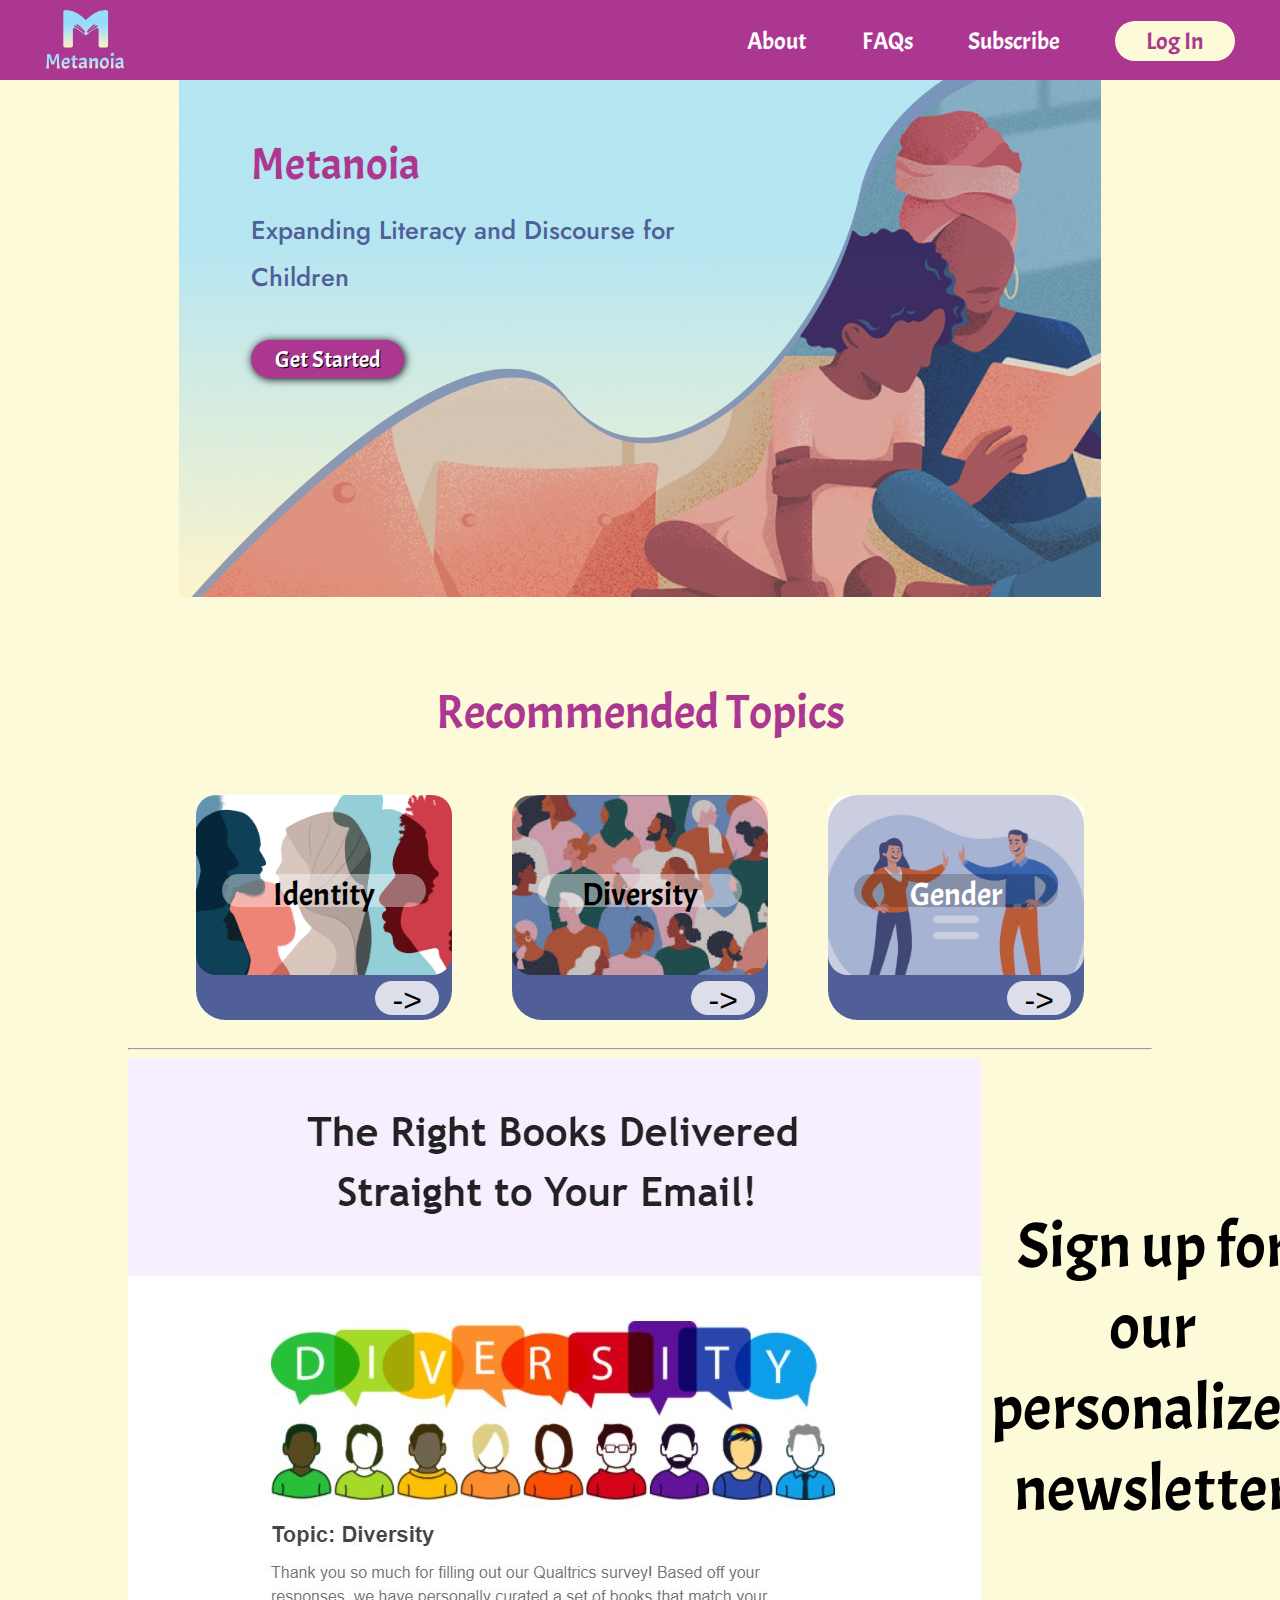
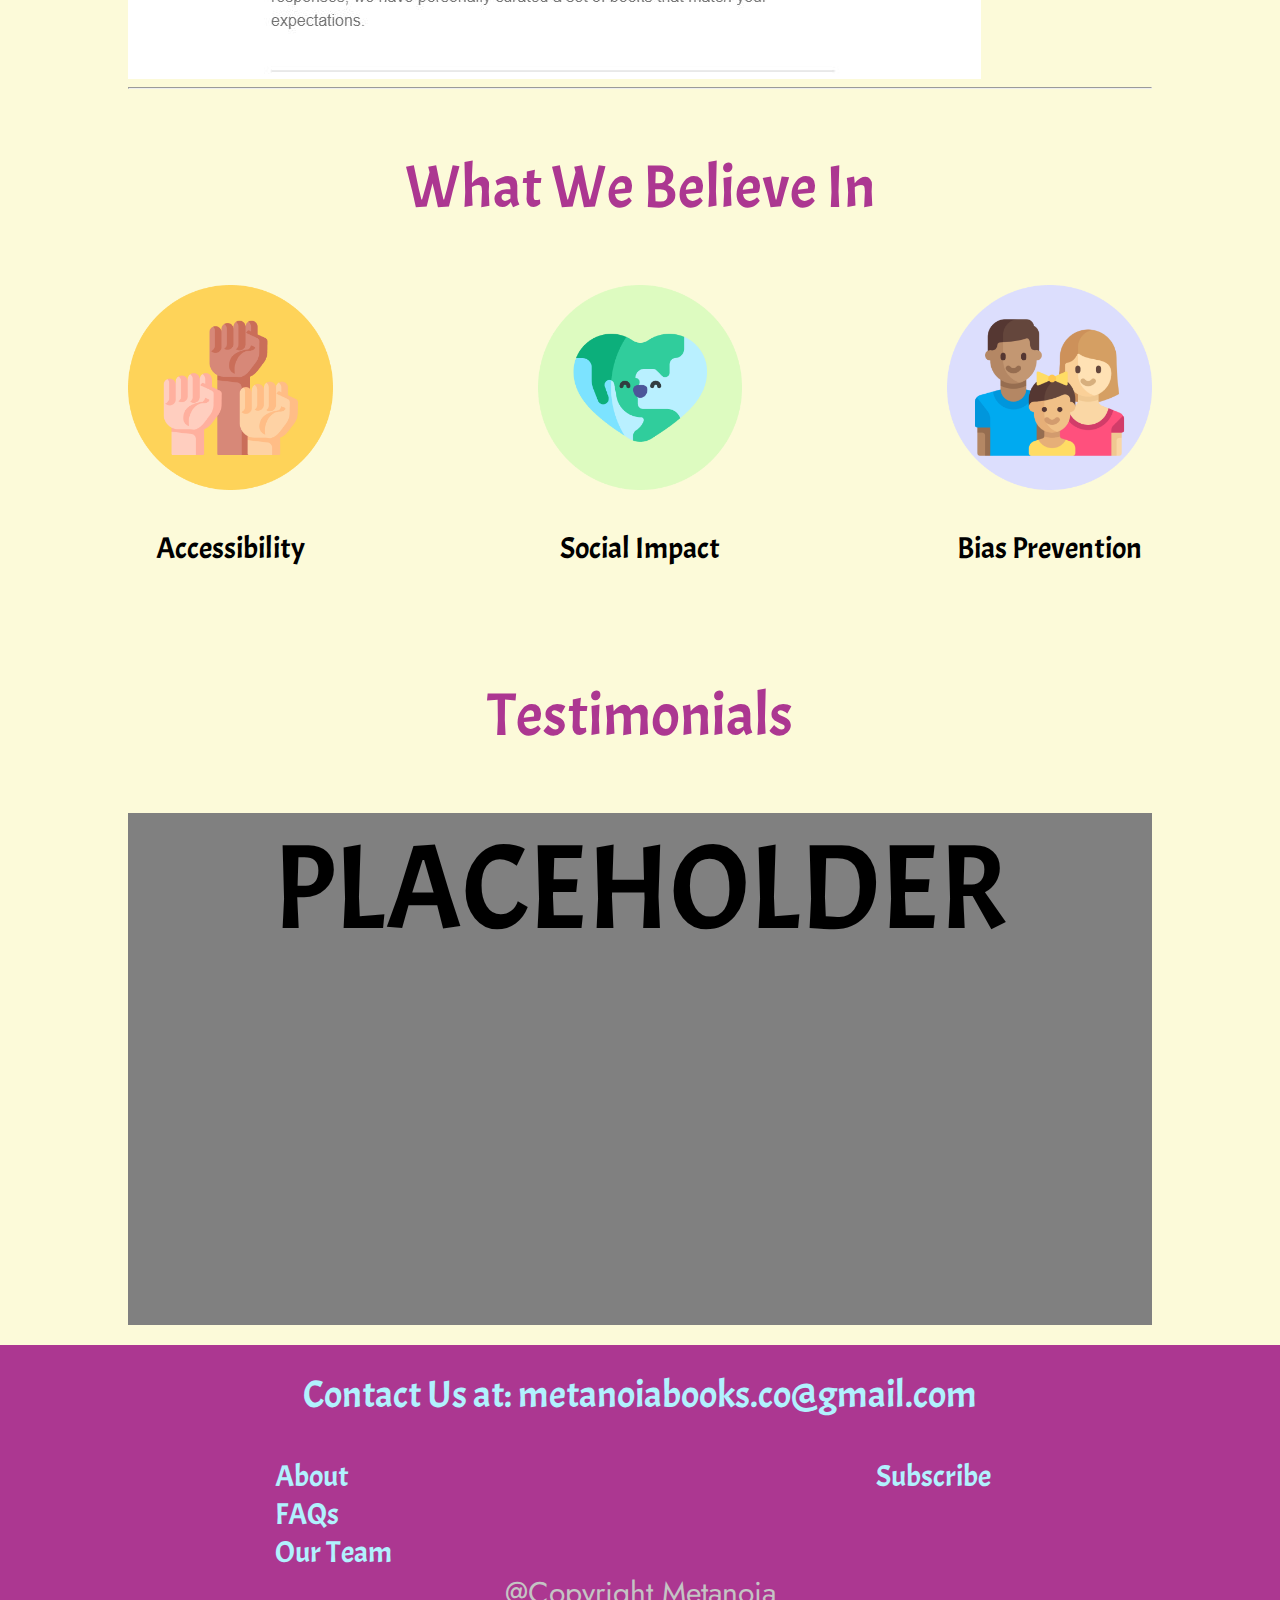
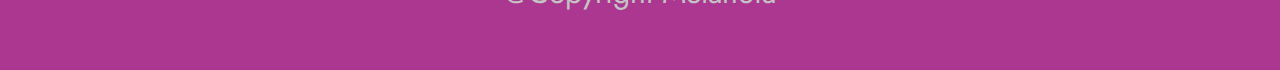
<file: index.html>
<!DOCTYPE html>
<head>
  <link rel="preconnect" href="https://fonts.gstatic.com">
  <link href="https://fonts.googleapis.com/css2?family=Jost&display=swap" rel="stylesheet"> 
  <link href="https://fonts.googleapis.com/css2?family=Acme&display=swap" rel="stylesheet"> 
  <link rel="stylesheet" href="./resources/css/header-footer.css">
  <link rel="stylesheet" href="./resources/css/index-style.css">
  <title>Metanoia Books</title>
  <link rel="shortcut icon" type="image/jpg" href="resources/images/metanoia_newlogo.png"/>
</head>

<body>
  
  <!-- Navigation bar -->
  <nav class="header">
    <div class="nav-container">
      <div class="logo-container">
        <a href="./index.html">
          <img class="header-logo" src="resources/images/header_logo.png">
        </a>
      </div>
      <div class="link-container">
        <a class="nav-link" href="./about.html">About</a>
        <a class="nav-link" href="./FAQs.html">FAQs</a>
        <a class="nav-link" href="./subscribe.html">Subscribe</a>
        <a href="./login.html">
          <button class="log-in">Log In</button>
        </a>
      </div>
    </div>
  </nav>

  <!-- everything below navbar and above footer is "content" -->
  <div class="content">

    <!-- Banner -->
    <div class="banner-container">
      <img class="banner" src="resources/images/banner.png">
      <div class="banner-title">Metanoia</div>
      <div class="banner-text" id="row1">Expanding Literacy and Discourse for</div>
      <div class="banner-text" id="row2">Children</div>
      <button class="banner-button">Get Started</button>
    </div>


    <section>
      <!--This section needs to be reworked
      <h1>Welcome to Metanoia!</h1>
      <p>Expanding literacy and discourse for children </p>
      <button type = "button1">Browse reccomendations</button>
      <button type = "button2">Receive our newsletter</button>
      --->
    </section>

    <!-- Rec Topics -->
    <section class = "topics">
      <h1>Recommended Topics</h1>
      <div class = "overall">
        <div class = "container">
          <img src = "resources/images/identity.png">
          <div class = "text1" id = "identity"> Identity </div>
          <button class = "topic-button">-></button>
        </div>
        <div class = "container">
          <img src = "resources/images/diversity.png">
          <div class = "text1" id = "diversity"> Diversity </div>
          <button class = "topic-button">-></button>
        </div>
        <div class = "container">
          <img src = "resources/images/gender.png">
          <div class = "text1" id = "gender"> Gender </div>
          <button class = "topic-button">-></button>
        </div>
      </div>
    </section> 

    <hr>
      
    <section class="newsletter">
        <img src = "resources/images/newsletter.JPG">      
        <span>Sign up for our personalized newsletter</span>
        <button class = "signup">Sign Up Now</button>
    </section>
      
     <hr>
    
    <!-- What We Believe In-->
    <section class = "WWBI">
      <p class="WWBI-title">What We Believe In</p>
      <div class = "WWBI-container">
        
        <div class = "WWBI-component">
          <img src = "resources/images/accessibility_icon.png">
          <p class = "WWBI-segment">Accessibility</p>
        </div>
        
        <div class = "WWBI-component">
          <img src = "resources/images/impact_icon.png">
          <p class = "WWBI-segment">Social Impact</p>
        </div>
        
        <div class = "WWBI-component">
          <img src = "resources/images/bias_prevention_image.png">
          <p class ="WWBI-segment">Bias Prevention</p>
        </div>
      </div>
    </section>


    <!-- Testimonials-->
    <section class="testimonials">
      <p class="testimonials-title">Testimonials</p>
      <div class="placeholder">PLACEHOLDER</div>
    </section>

  </div>

  <!-- Footer -->
  <footer class= "footer">
    <div class="footer-container">      </div>
      <p class= "contact">Contact Us at: metanoiabooks.co@gmail.com</p>
      <div class="footer-link-container">
        <a class="footer-link" href="./about.html">About</a>
        <a class="footer-link" href="./subscribe.html">Subscribe</a>
        <a class="footer-link" href="./FAQs.html">FAQs</a>
      </div>
      <a class="footer-link" id="our-team" href="#">Our Team</a>
      <p class ="Copyright">@Copyright Metanoia</p>
    </footer>

</body>

</html>
</file>
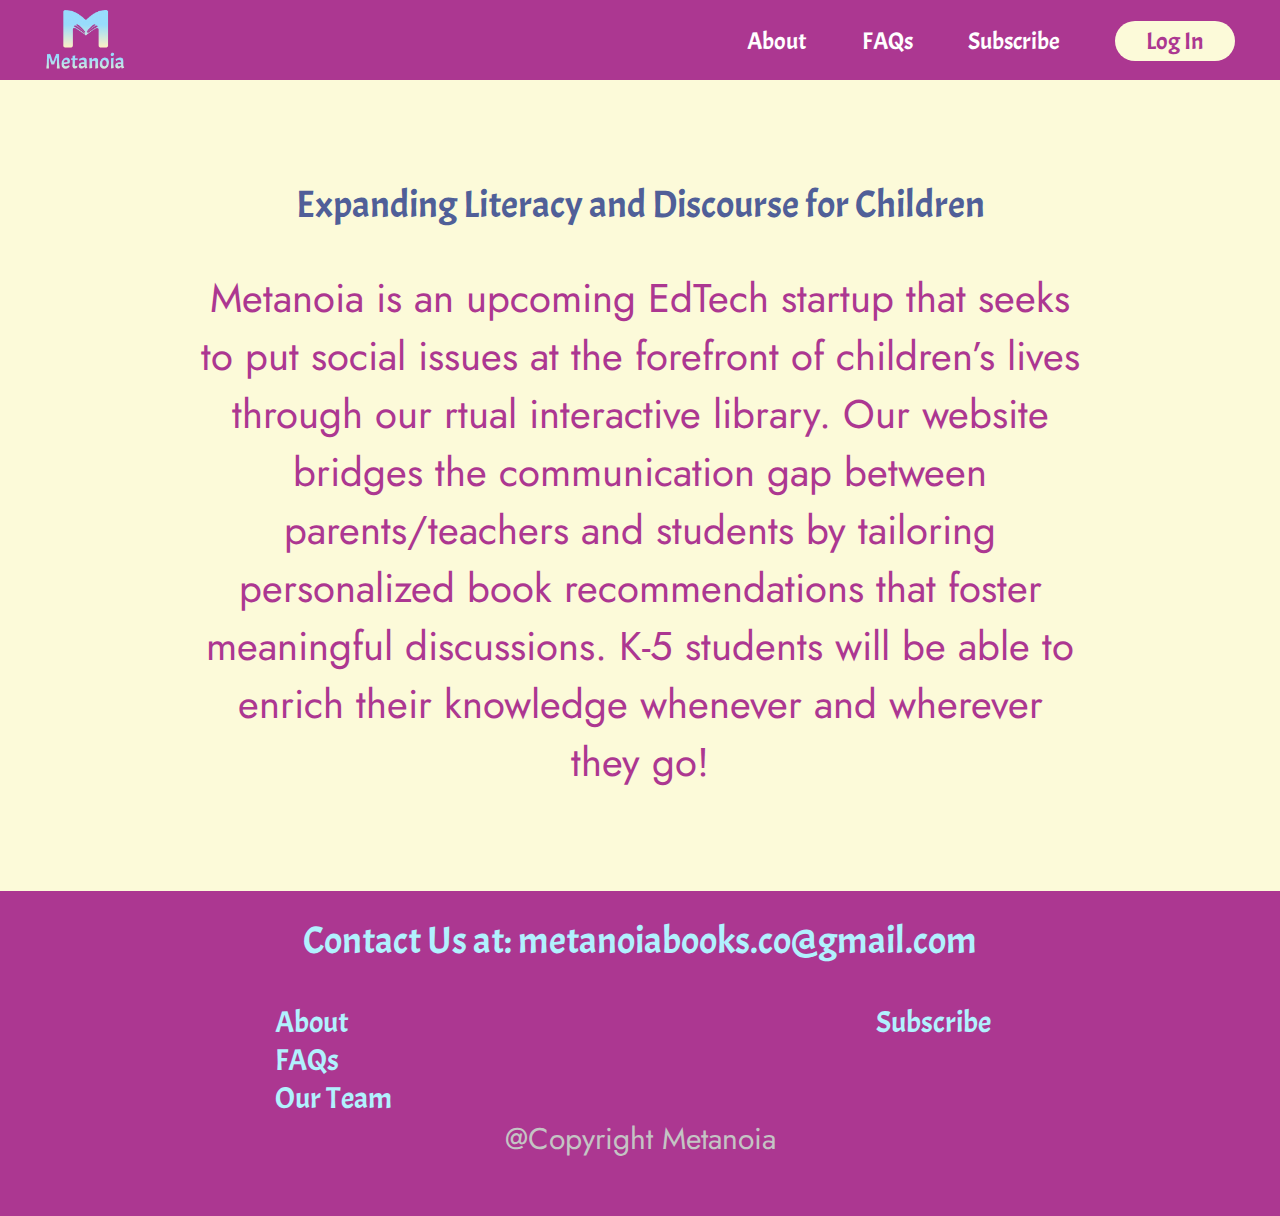
<file: about.html>
<!DOCTYPE html>
<head>
  <link rel="preconnect" href="https://fonts.gstatic.com">
  <link href="https://fonts.googleapis.com/css2?family=Jost&display=swap" rel="stylesheet"> 
  <link href="https://fonts.googleapis.com/css2?family=Acme&display=swap" rel="stylesheet">
  <link rel="stylesheet" href="./resources/css/header-footer.css"> 
  <link rel="stylesheet" href="./resources/css/about-style.css">
  <title>About Metanoia</title>
  <link rel="shortcut icon" type="image/jpg" href="resources/images/metanoia_newlogo.png"/>
</head>

<body>

  <!-- Navigation bar -->
  <nav class="header">
    <div class="nav-container">
      <div class="logo-container">
        <a href="./index.html">
          <img class="header-logo" src="resources/images/header_logo.png">
        </a>
      </div>
      <div class="link-container">
        <a class="nav-link" href="./about.html">About</a>
        <a class="nav-link" href="./FAQs.html">FAQs</a>
        <a class="nav-link" href="./subscribe.html">Subscribe</a>
        <a href="./login.html">
          <button class="log-in">Log In</button>
        </a>
      </div>
    </div>
  </nav>

  <section class="about">
    <p class="about-title">Expanding Literacy and Discourse for Children</p>
    <p class="about-text">Metanoia is an upcoming EdTech startup that seeks 
        to put social issues at the forefront of children’s lives through our 
        rtual interactive library. Our website bridges the communication gap 
        between parents/teachers and students by tailoring personalized book 
        recommendations that foster meaningful discussions. K-5 students will 
        be able to enrich their knowledge whenever and wherever they go!</p>
  </section> 

  <!-- Footer -->
  <footer class= "footer">
    <div class="footer-container">      </div>
        <p class= "contact">Contact Us at: metanoiabooks.co@gmail.com</p>
        <div class="footer-link-container">
        <a class="footer-link" href="./about.html">About</a>
        <a class="footer-link" href="./subscribe.html">Subscribe</a>
        <a class="footer-link" href="./FAQs.html">FAQs</a>
        </div>
        <a class="footer-link" id="our-team" href="#">Our Team</a>
        <p class ="Copyright">@Copyright Metanoia</p>
  </footer>

</body>

</html>
</file>
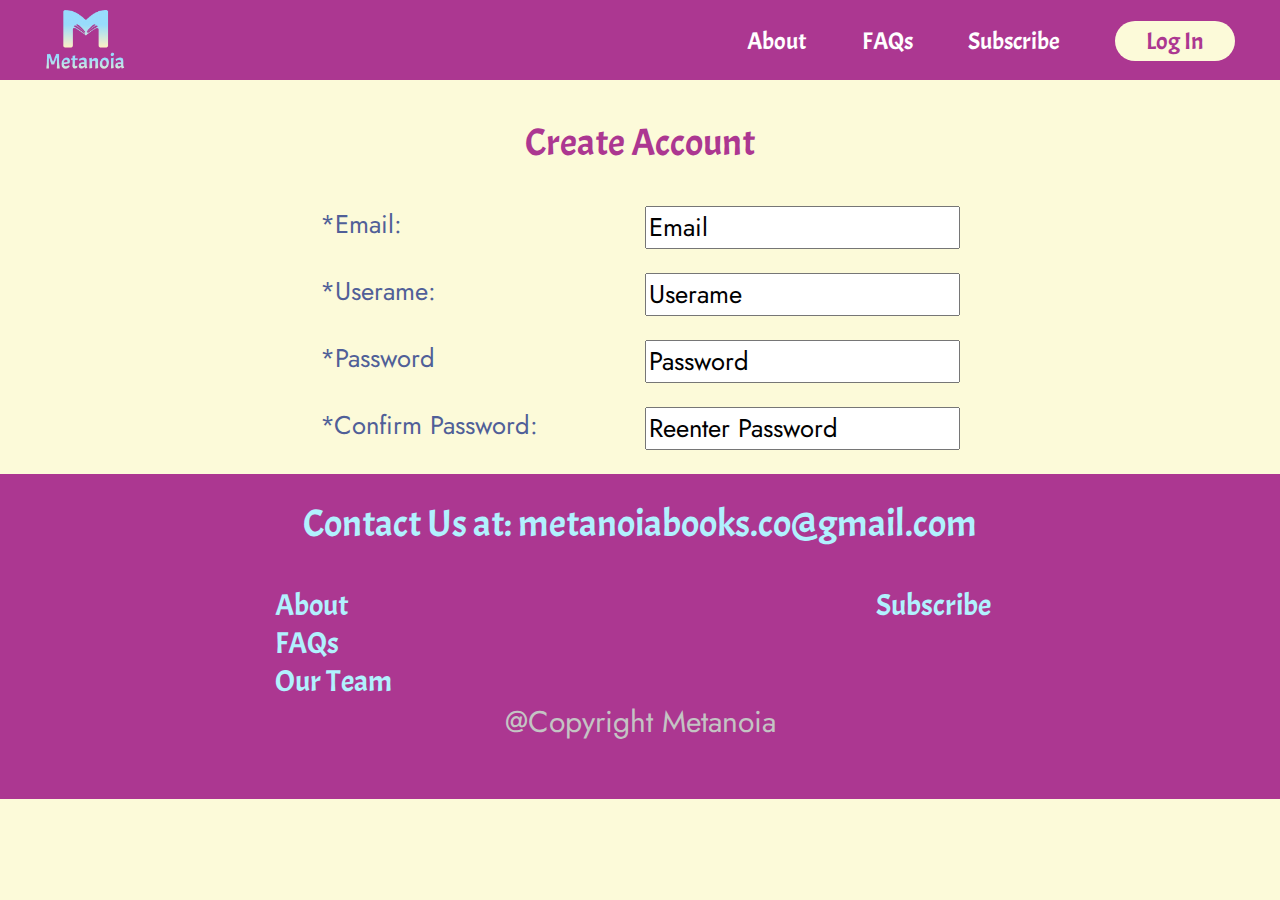
<file: create-account.html>
<!DOCTYPE html>
<head>
  <link rel="preconnect" href="https://fonts.gstatic.com">
  <link href="https://fonts.googleapis.com/css2?family=Jost&display=swap" rel="stylesheet"> 
  <link href="https://fonts.googleapis.com/css2?family=Acme&display=swap" rel="stylesheet">
  <link rel="stylesheet" href="./resources/css/header-footer.css"> 
  <link rel="stylesheet" href="./resources/css/create-account-style.css">
  <title>Create An Account</title>
  <link rel="shortcut icon" type="image/jpg" href="resources/images/metanoia_newlogo.png"/>
</head>

<body>

  <!-- Navigation bar -->
  <nav class="header">
    <div class="nav-container">
      <div class="logo-container">
        <a href="./index.html">
          <img class="header-logo" src="resources/images/header_logo.png">
        </a>
      </div>
      <div class="link-container">
        <a class="nav-link" href="./about.html">About</a>
        <a class="nav-link" href="./FAQs.html">FAQs</a>
        <a class="nav-link" href="./subscribe.html">Subscribe</a>
        <a href="./login.html">
          <button class="log-in">Log In</button>
        </a>
      </div>
    </div>
  </nav>


  <!----------------------------------------------------------------------------------->
  <!--TODO: Fill out whatever goes between header and footer to match FIGMA          -->
  <!--then fill out css in corresponding './resources/css/create-account-style.css'  -->
  
  <!--Create Account heading-->
  <div class="heading">
    <p class="heading-text">Create Account</p>
  </div>

  <!--Account Creation forms-->
  <div class="forms">
    <div class="form-container">
      <label class="label">*Email:</label>
      <input class="form" type="text" value="Email">
    </div>
    <div class="form-container">
      <label class="label">*Userame:</label>
      <input class="form" type="text" value="Userame">
    </div>
    <div class="form-container">
      <label class="label">*Password</label>
      <input class="form" type="text" value="Password">
    </div>
    <div class="form-container">
      <label class="label">*Confirm Password:</label>
      <input class="form" type="text" value="Reenter Password">
    </div>
  </div>






  <!-- Footer -->
  <footer class= "footer">
    <div class="footer-container">      </div>
    <p class= "contact">Contact Us at: metanoiabooks.co@gmail.com</p>
    <div class="footer-link-container">
    <a class="footer-link" href="./about.html">About</a>
    <a class="footer-link" href="./subscribe.html">Subscribe</a>
    <a class="footer-link" href="./FAQs.html">FAQs</a>
    </div>
    <a class="footer-link" id="our-team" href="#">Our Team</a>
    <p class ="Copyright">@Copyright Metanoia</p>
  </footer>

</body>

</html>
</file>
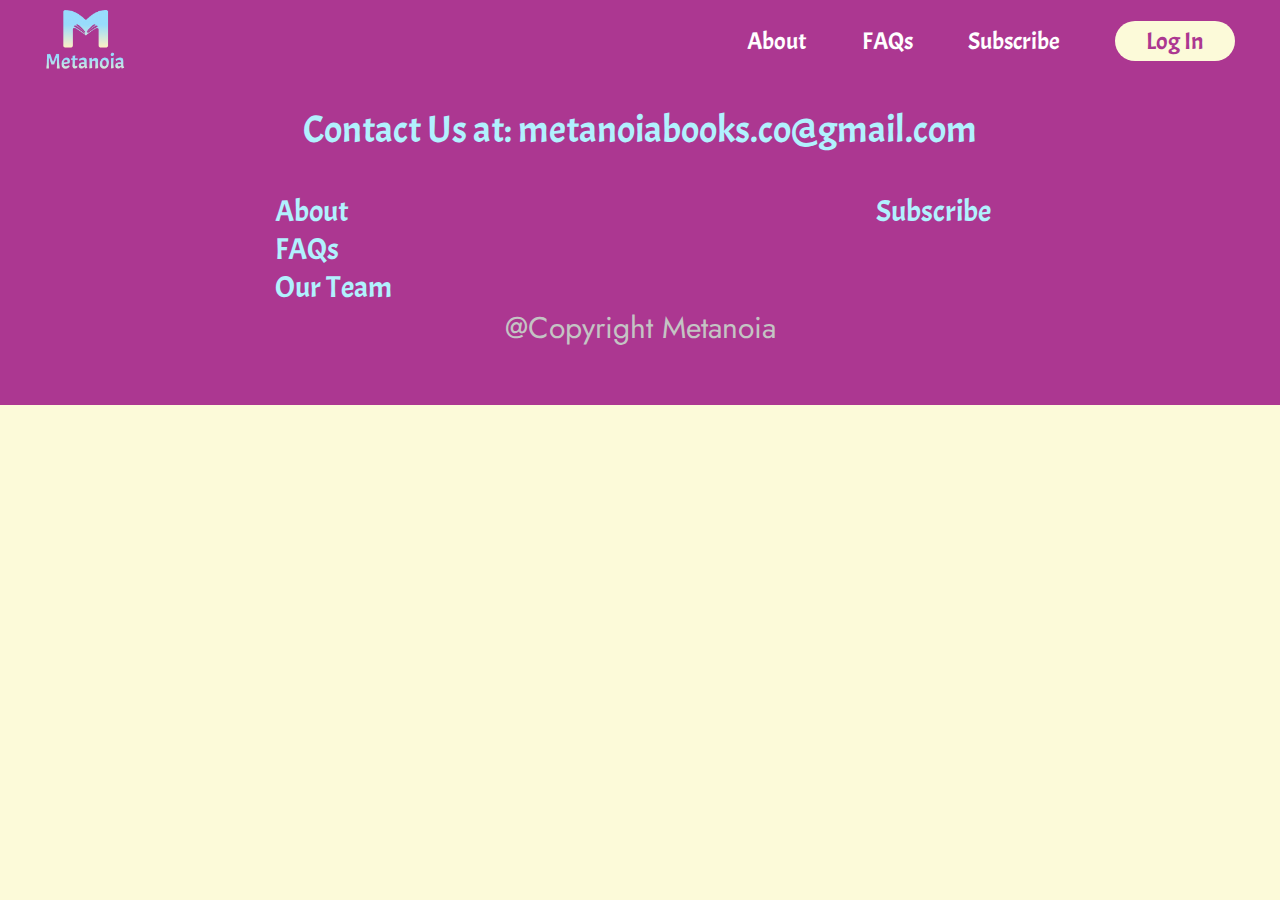
<file: FAQs.html>
<!DOCTYPE html>
<head>
  <link rel="preconnect" href="https://fonts.gstatic.com">
  <link href="https://fonts.googleapis.com/css2?family=Jost&display=swap" rel="stylesheet"> 
  <link href="https://fonts.googleapis.com/css2?family=Acme&display=swap" rel="stylesheet">
  <link rel="stylesheet" href="./resources/css/header-footer.css"> 
  <link rel="stylesheet" href="./resources/css/FAQs-style.css">
  <title>FAQs</title>
  <link rel="shortcut icon" type="image/jpg" href="resources/images/metanoia_newlogo.png"/>
</head>

<body>

  <!-- Navigation bar -->
  <nav class="header">
    <div class="nav-container">
      <div class="logo-container">
        <a href="./index.html">
          <img class="header-logo" src="resources/images/header_logo.png">
        </a>
      </div>
      <div class="link-container">
        <a class="nav-link" href="./about.html">About</a>
        <a class="nav-link" href="./FAQs.html">FAQs</a>
        <a class="nav-link" href="./subscribe.html">Subscribe</a>
        <a href="./login.html">
          <button class="log-in">Log In</button>
        </a>
      </div>
    </div>
  </nav>


  <!------------------------------------------------------------------------------>
  <!--TODO: Fill out whatever goes between header and footer to match FIGMA     -->
  <!--then fill out css in corresponding './resources/css/FAQs-style.css'       -->






  <!-- Footer -->
  <footer class= "footer">
    <div class="footer-container">      </div>
    <p class= "contact">Contact Us at: metanoiabooks.co@gmail.com</p>
    <div class="footer-link-container">
    <a class="footer-link" href="./about.html">About</a>
    <a class="footer-link" href="./subscribe.html">Subscribe</a>
    <a class="footer-link" href="./FAQs.html">FAQs</a>
    </div>
    <a class="footer-link" id="our-team" href="#">Our Team</a>
    <p class ="Copyright">@Copyright Metanoia</p>
  </footer>

</body>

</html>
</file>
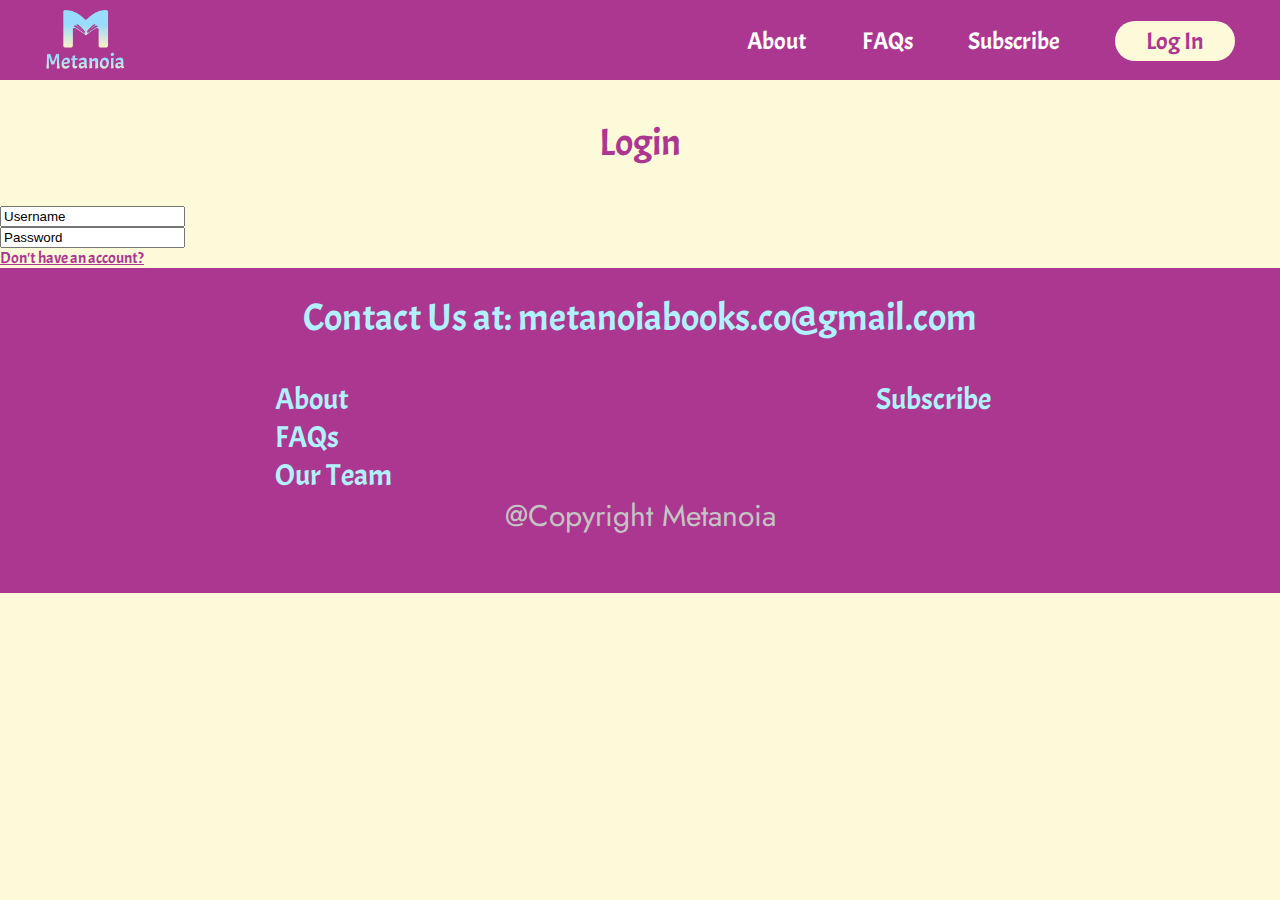
<file: login.html>
<!DOCTYPE html>
<head>
  <link rel="preconnect" href="https://fonts.gstatic.com">
  <link href="https://fonts.googleapis.com/css2?family=Jost&display=swap" rel="stylesheet"> 
  <link href="https://fonts.googleapis.com/css2?family=Acme&display=swap" rel="stylesheet">
  <link rel="stylesheet" href="./resources/css/header-footer.css"> 
  <link rel="stylesheet" href="./resources/css/login-style.css">
  <title>Log In</title>
  <link rel="shortcut icon" type="image/jpg" href="resources/images/metanoia_newlogo.png"/>
</head>

<body>

  <!-- Navigation bar -->
  <nav class="header">
    <div class="nav-container">
      <div class="logo-container">
        <a href="./index.html">
          <img class="header-logo" src="resources/images/header_logo.png">
        </a>
      </div>
      <div class="link-container">
        <a class="nav-link" href="./about.html">About</a>
        <a class="nav-link" href="./FAQs.html">FAQs</a>
        <a class="nav-link" href="./subscribe.html">Subscribe</a>
        <a href="./login.html">
          <button class="log-in">Log In</button>
        </a>
      </div>
    </div>
  </nav>


  <!-------------------------------------------------------------------------->
  <!--TODO: Fill out whatever goes between header and footer to match FIGMA -->
  <!--then fill out css in corresponding './resources/css/login-style.css'  -->
  
    <!--Login heading-->
  <div class="heading">
    <p class="heading-text">Login</p>
  </div>

  <!--Subscription forms-->
  <div class="forms">
    <div class="form-container">
      <input class="form" type="text" value="Username">
    </div>
    <div class="form-container">
      <input class="form" type="text" value="Password">
    </div>
  </div>
  
  <div class = "create">
    <a class = "create-account" href = "./create-account.html" >Don't have an account?</a>
  </div>


  <!-- Footer -->
  <footer class= "footer">
    <div class="footer-container">      </div>
    <p class= "contact">Contact Us at: metanoiabooks.co@gmail.com</p>
    <div class="footer-link-container">
    <a class="footer-link" href="./about.html">About</a>
    <a class="footer-link" href="./subscribe.html">Subscribe</a>
    <a class="footer-link" href="./FAQs.html">FAQs</a>
    </div>
    <a class="footer-link" id="our-team" href="#">Our Team</a>
    <p class ="Copyright">@Copyright Metanoia</p>
  </footer>

</body>

</html>
</file>
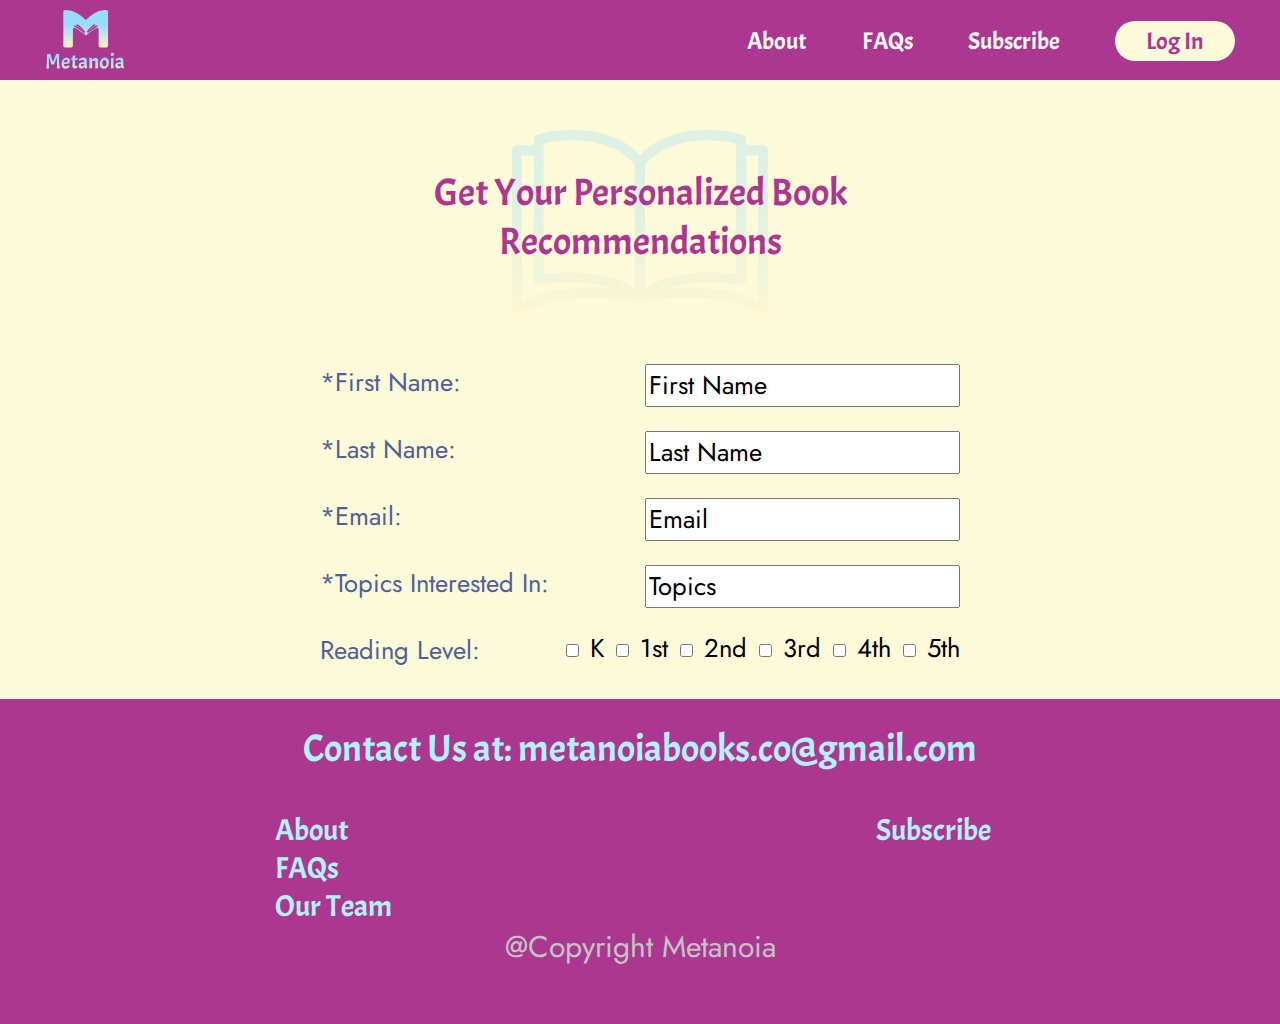
<file: subscribe.html>
<!DOCTYPE html>
<head>
  <link rel="preconnect" href="https://fonts.gstatic.com">
  <link href="https://fonts.googleapis.com/css2?family=Jost&display=swap" rel="stylesheet"> 
  <link href="https://fonts.googleapis.com/css2?family=Acme&display=swap" rel="stylesheet">
  <link rel="stylesheet" href="./resources/css/header-footer.css"> 
  <link rel="stylesheet" href="./resources/css/subscribe-style.css">
  <title>Subscribe</title>
  <link rel="shortcut icon" type="image/jpg" href="resources/images/metanoia_newlogo.png"/>
</head>

<body>

  <!-- Navigation bar -->
  <nav class="header">
    <div class="nav-container">
      <div class="logo-container">
        <a href="./index.html">
          <img class="header-logo" src="resources/images/header_logo.png">
        </a>
      </div>
      <div class="link-container">
        <a class="nav-link" href="./about.html">About</a>
        <a class="nav-link" href="./FAQs.html">FAQs</a>
        <a class="nav-link" href="./subscribe.html">Subscribe</a>
        <a href="./login.html">
          <button class="log-in">Log In</button>
        </a>
      </div>
    </div>
  </nav>

  <!--Subscribe heading-->
  <div class="heading">
    <img class="background-image" src="resources/images/book.png">
    <p class="heading-text">Get Your Personalized Book Recommendations</p>
  </div>

  <!--Subscription forms-->
  <div class="forms">
    <div class="form-container">
      <label class="label">*First Name:</label>
      <input class="form" type="text" value="First Name">
    </div>
    <div class="form-container">
      <label class="label">*Last Name:</label>
      <input class="form" type="text" value="Last Name">
    </div>
    <div class="form-container">
      <label class="label">*Email:</label>
      <input class="form" type="text" value="Email">
    </div>
    <div class="form-container">
      <label class="label">*Topics Interested In:</label>
      <input class="form" type="text" value="Topics">
    </div>
    <div class="form-container">
      <label class="label">Reading Level:</label>
      <div class="check-box-container">
        <input class="box-form" id="k" name="k" type="checkbox" value="K">
        <label for="k">K</label>
        <input class="box-form" id="1st" name="1st" type="checkbox" value="1st">
        <label for="1st">1st</label>
        <input class="box-form" id="2nd" name="2nd" type="checkbox" value="2nd">
        <label for="2nd">2nd</label>
        <input class="box-form" id="3rd" name="3rd" type="checkbox" value="3rd">
        <label for="3rd">3rd</label>
        <input class="box-form" id="4th" name="4th" type="checkbox" value="4th">
        <label for="4th">4th</label>
        <input class="box-form" id="5th" name="5th" type="checkbox" value="5th">
        <label for="5th">5th</label>
      </div>
    </div>
  </div>

  <!-- Footer -->
  <footer class= "footer">
    <div class="footer-container">      </div>
    <p class= "contact">Contact Us at: metanoiabooks.co@gmail.com</p>
    <div class="footer-link-container">
    <a class="footer-link" href="./about.html">About</a>
    <a class="footer-link" href="./subscribe.html">Subscribe</a>
    <a class="footer-link" href="./FAQs.html">FAQs</a>
    </div>
    <a class="footer-link" id="our-team" href="#">Our Team</a>
    <p class ="Copyright">@Copyright Metanoia</p>
  </footer>

</body>

</html>
</file>
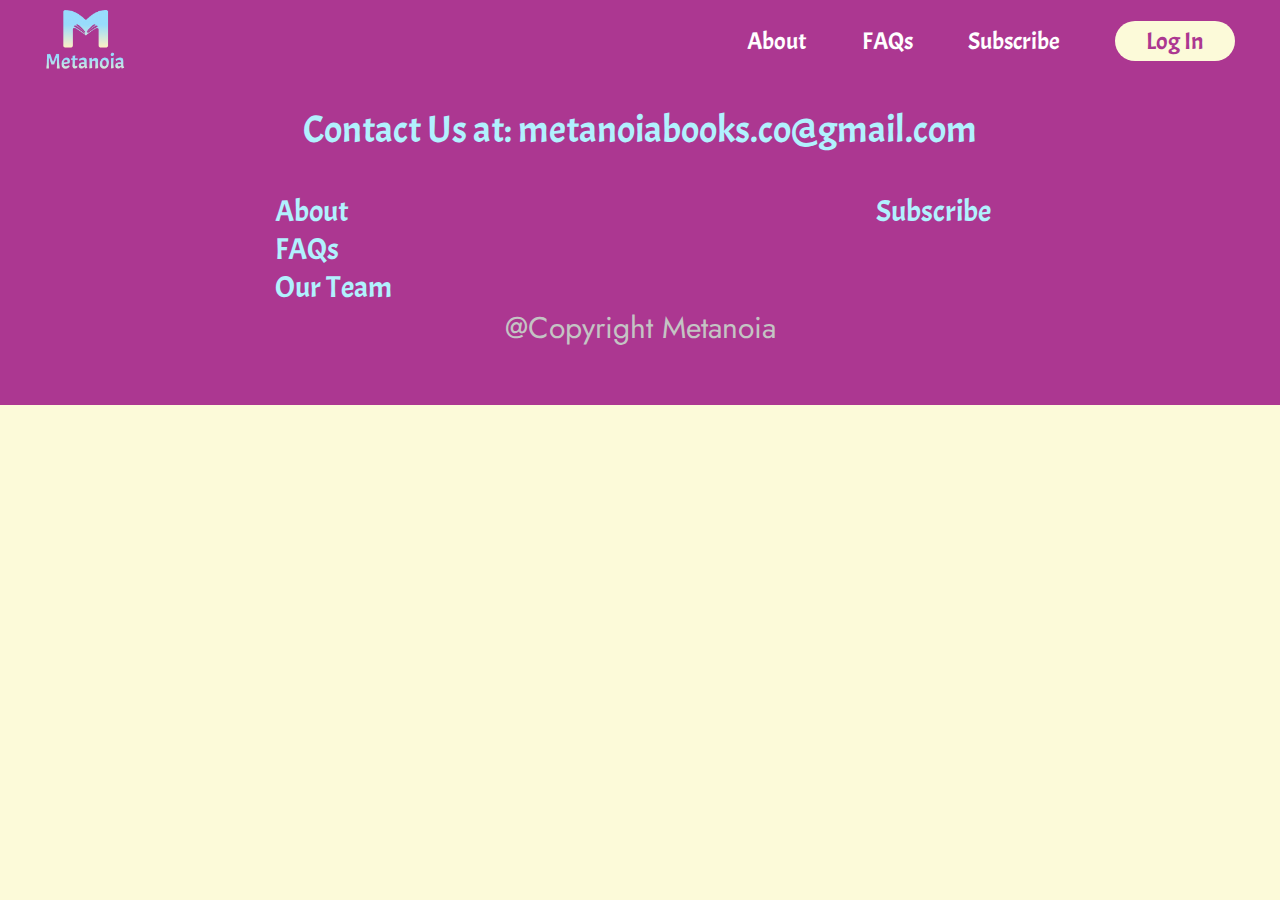
<file: subscribe2.html>
<!DOCTYPE html>
<head>
  <link rel="preconnect" href="https://fonts.gstatic.com">
  <link href="https://fonts.googleapis.com/css2?family=Jost&display=swap" rel="stylesheet"> 
  <link href="https://fonts.googleapis.com/css2?family=Acme&display=swap" rel="stylesheet">
  <link rel="stylesheet" href="./resources/css/header-footer.css"> 
  <link rel="stylesheet" href="./resources/css/subscribe2-style.css">
  <title>Subscribe</title>
  <link rel="shortcut icon" type="image/jpg" href="resources/images/metanoia_newlogo.png"/>
</head>

<body>

  <!-- Navigation bar -->
  <nav class="header">
    <div class="nav-container">
      <div class="logo-container">
        <a href="./index.html">
          <img class="header-logo" src="resources/images/header_logo.png">
        </a>
      </div>
      <div class="link-container">
        <a class="nav-link" href="./about.html">About</a>
        <a class="nav-link" href="./FAQs.html">FAQs</a>
        <a class="nav-link" href="./subscribe.html">Subscribe</a>
        <a href="./login.html">
          <button class="log-in">Log In</button>
        </a>
      </div>
    </div>
  </nav>


  <!------------------------------------------------------------------------------>
  <!--TODO: Fill out whatever goes between header and footer to match FIGMA     -->
  <!--then fill out css in corresponding './resources/css/subscribe2-style.css'  -->






  <!-- Footer -->
  <footer class= "footer">
    <div class="footer-container">      </div>
    <p class= "contact">Contact Us at: metanoiabooks.co@gmail.com</p>
    <div class="footer-link-container">
    <a class="footer-link" href="./about.html">About</a>
    <a class="footer-link" href="./subscribe.html">Subscribe</a>
    <a class="footer-link" href="./FAQs.html">FAQs</a>
    </div>
    <a class="footer-link" id="our-team" href="#">Our Team</a>
    <p class ="Copyright">@Copyright Metanoia</p>
  </footer>

</body>

</html>
</file>
<file: resources/css/header-footer.css>
/***************Nav bar******************/
.header {
    z-index: 99;
    min-width: 800px;
    font-size: 30px;
    background-color: #AC3791;
    width: 100%;
    top: 0;
    display: block;
    box-sizing: content-box;
    position: sticky;
}

.nav-container {
    margin: 0 auto;
    padding-right: 45px;
    padding-left: 45px;
    display: flex;
    justify-content: space-between;
    align-items: center;
}

.logo-container {
    height: 80px;
}

.header-logo {
    padding-top: 10px;
    padding-bottom: 10px;
    width: 80px;
}

.nav-link {
    padding-right: 50px;
    font-size: 24px;
    color: #FFFFFF;
    text-decoration: none;
}

.nav-link:hover {
    text-decoration: underline;
}

.log-in {
    color: #AC3791;
    min-height: 40px;
    min-width: 120px;
    border: none;
    border-radius: 100px;
    font-size: 24px;
    font-weight: 500;
    background-color: #FCFAD9;
    font-family: 'Acme', sans-serif;
    cursor: pointer;
    transition: all 0.25s;
}

.log-in:hover {
    background-color: #E0DEB8;
}

/***************Footer*******************/

.footer {
    z-index: 99;
    background-color: #AC3791;
    width: 100%;
    height: 325px;
    color: #B1F1FE;
}
  
.footer-container {
    display: block;
    height: 1px;
    background-color: #AC3791;
}

.contact {
    font-size: 38px;
    margin-top: 25px;
    text-align: center;
}

.footer .footer-link {
    padding-left: 275px;
    padding-right: 250px;
    font-size: 30px;
    color: #B1F1FE;
    text-decoration: none;
}

.footer .footer-link:hover {
    text-decoration: underline;
}

.Copyright {
    margin-top: -100px;
    text-align: center;
    margin: 0 auto;
    font-size: 30px;
    color: #C4C4C4;
    font-family: 'Jost', sans-serif;
}

/***************Webpage******************/
.content {
    width: 80%;
    text-align: center;
    margin: 0 auto;
}

body {
    font-family: 'Acme', sans-serif;
    background-color: #FCFAD9;
    margin: 0;
}
</file>
<file: resources/css/index-style.css>
/***************Banner******************/

.banner-container {
  position: relative;
  top: 0;
  left: 0;
  margin-top: -60px;
}

.banner-container img {
  width: 90%;
  margin: 0 auto;
  min-width: 480px;
}

.banner-title {
  position: absolute;
  top: 20%;
  left: 12%;
  font-size: 3.5vw;
  color: #AC3791;
}

.banner-text {
  position: absolute;
  left: 12%;
  font-size: 2.0vw;
  font-weight: 500;
  font-family: 'Jost', sans-serif;
  color: #505F98;
  white-space: nowrap;
}

#row1 {
  top: 33%;
}

#row2 {
  top: 41%;
}

.banner-button {
  border: 0;
  position: absolute;
  top: 55%;
  left: 12%;
  width: 12.0vw;
  height: 3vw;
  border-radius: 30px;
  background-color: #AC3791;
  color: #FFFFFF;
  font-size: 1.8vw;
  text-decoration: none;
  text-shadow: 1px 1px black;
  box-shadow: 1px 1px 8px black;
  font-family: 'Acme', sans-serif;
  transition: all 0.25s;
}

.banner-button:hover {
  text-decoration: underline;
  cursor: pointer;
  background-color: #8D2C76;
}

/***************Genres/Recommended Topics******************/
.topics {
  text-align: center;    
}
.topics h1 {
  margin-top: 80px;
  font-size: 3.0em;
  font-weight: 500;
  color: #AC3791;
}

.overall{
  display: flex;
  justify-content: center;
  flex-wrap: wrap;
}

.container {
  margin: 20px 30px;
  position: relative;
  align-items: center;
  width: 25%;
  min-width: 200px;
  height: auto;
  border-radius: 30px;
  background-color: #505F98;
}
.text1 {
  top: 35%;
  left: 10%;
  position: absolute;
  font-size: 2.0em;
  height: 15%;
  width: 80%;
  border-radius: 20px;
}
#identity {
  background-color: rgba(255, 255, 255, 0.4);
}
#diversity {
  background-color: rgba(255, 255, 255, 0.4)
}
#gender {
  color: white;
  background-color: rgba(0, 0, 0, 0.2);
}
.topics img {
  width: 100%;
  height: 80%;
  border-radius: 20px;
}
.topic-button {
  margin-top: 0.5%;
  margin-left: 65%;
  width: 25%;
  height: 15%;
  font-size: 2em;
  border-radius: 45px;
  border: none;
  background-color: rgba(255, 255, 255, 0.8);
  transition: all 0.25s;
}
.topic-button:hover {
  cursor: pointer;
  background-color: rgba(255, 255, 255, 0.4);
}
/***********Newsletter************/
.newsletter {
            display: flex;
            align-items: center;
        }    
        span {
            padding: 10px;
            font-size: 64px;
        }
.newsletter .signup {
  min-height: 40px;
  min-width: 120px;
  border: none;
  border-radius: 100px;
  font-size: 24px;
  font-weight: 500;
  background-color: #505F98;
  font-family: 'Acme', sans-serif;
  /**cursor: pointer;
  transition: all 0.25s;**/
}

/************WWBI**********************/
.WWBI {
  text-align: center;
  margin: 0 auto;
  font-size: 30px;
}

.WWBI-title {
  font-size: 60px;
  font-weight: 500;
  color: #AC3791;
}

.WWBI-container {
  display: flex;
  justify-content: space-between;
  flex-wrap: wrap;
}

.WWBI-component {
  width: 20%;
  min-width: 100px;
}

.WWBI-container img {
  width: 100%;
  transition: all 0.25s;
}

.WWBI-container img:hover {
  transform: translateY(-0.4em);
  opacity: 0.75;
}

.segments {
  width: 100%;
  text-align: center; 
}

/************Testimonials****************/
.testimonials {
  padding: 20px 0; 
}

.testimonials-title {
  font-size: 60px;
  font-weight: 500;
  color: #AC3791;
}

.placeholder {
  margin: 0 auto;
  align-self: center;
  width: 1024px;
  height: 512px;
  font-size: 120px;
  background-color: gray;
}
</file>
<file: resources/css/about-style.css>
/**************About Us******************/
.about-title {
    margin-top: 100px;
    text-align: center;
    color: #505F98;
    font-size: 3.0vw;
}

.about-text {
    margin-left: 200px;
    margin-right: 200px;
    margin-bottom: 100px;;
    text-align: center;
    color: #AC3791;
    font-size: 40px;
    font-family: 'Jost', sans-serif;
}
</file>
<file: resources/css/create-account-style.css>
/*TODO: Fill all this out to style whatever is between header and footer*/
/********Subscribe Heading*********/

.heading-text {
    font-size: 3.0vw;
    color: #AC3791;
    text-align:center;
}

/**************Forms***************/
.forms {
    margin: 0 auto;
    width: 50%;
    position: relative;
    font-size: 2vw;
    font-family: "Jost", sans-serif;
}

.form-container {
    margin: 30px auto;
    width: 100%;
}

.label {
    color: #505F98;
}

.form {
    position: absolute;
    right: 0;
    font-size: 2vw;
    font-family: "Jost", sans-serif;
}
</file>
<file: resources/css/FAQs-style.css>
/*TODO: Fill all this out to style whatever is between header and footer*/
</file>
<file: resources/css/login-style.css>
/*TODO: Fill all this out to style whatever is between header and footer*/
/********Login Heading*********/
.heading-text {
    font-size: 3.0vw;
    color: #AC3791;
    text-align: center;
}

/**************Forms***************/

.create-account{
    color: #AC3791;
    text-align: center;
}
</file>
<file: resources/css/subscribe-style.css>
/********Subscribe Heading*********/
.heading {
    margin: 50px auto;
    width: 40%;
    position: relative;
}

.background-image {
    margin: 0 auto;
    width: 50%;
    position: relative;
    display: block;
}

.heading-text {
    top: 0;
    left: 0;
    position: absolute;
    font-size: 3.0vw;
    text-align: center;
    color: #AC3791;
}

/**************Forms***************/
.forms {
    margin: 0 auto;
    width: 50%;
    position: relative;
    font-size: 2vw;
    font-family: "Jost", sans-serif;
}

.form-container {
    margin: 30px auto;
    width: 100%;
}

.label {
    color: #505F98;
}

.form {
    position: absolute;
    right: 0;
    font-size: 2vw;
    font-family: "Jost", sans-serif;
}

.check-box-container {
    margin-top: -6%;
    right: 0;
    position: absolute;

}
</file>
<file: resources/css/subscribe2-style.css>
/*TODO: Fill all this out to style whatever is between header and footer*/
</file>
